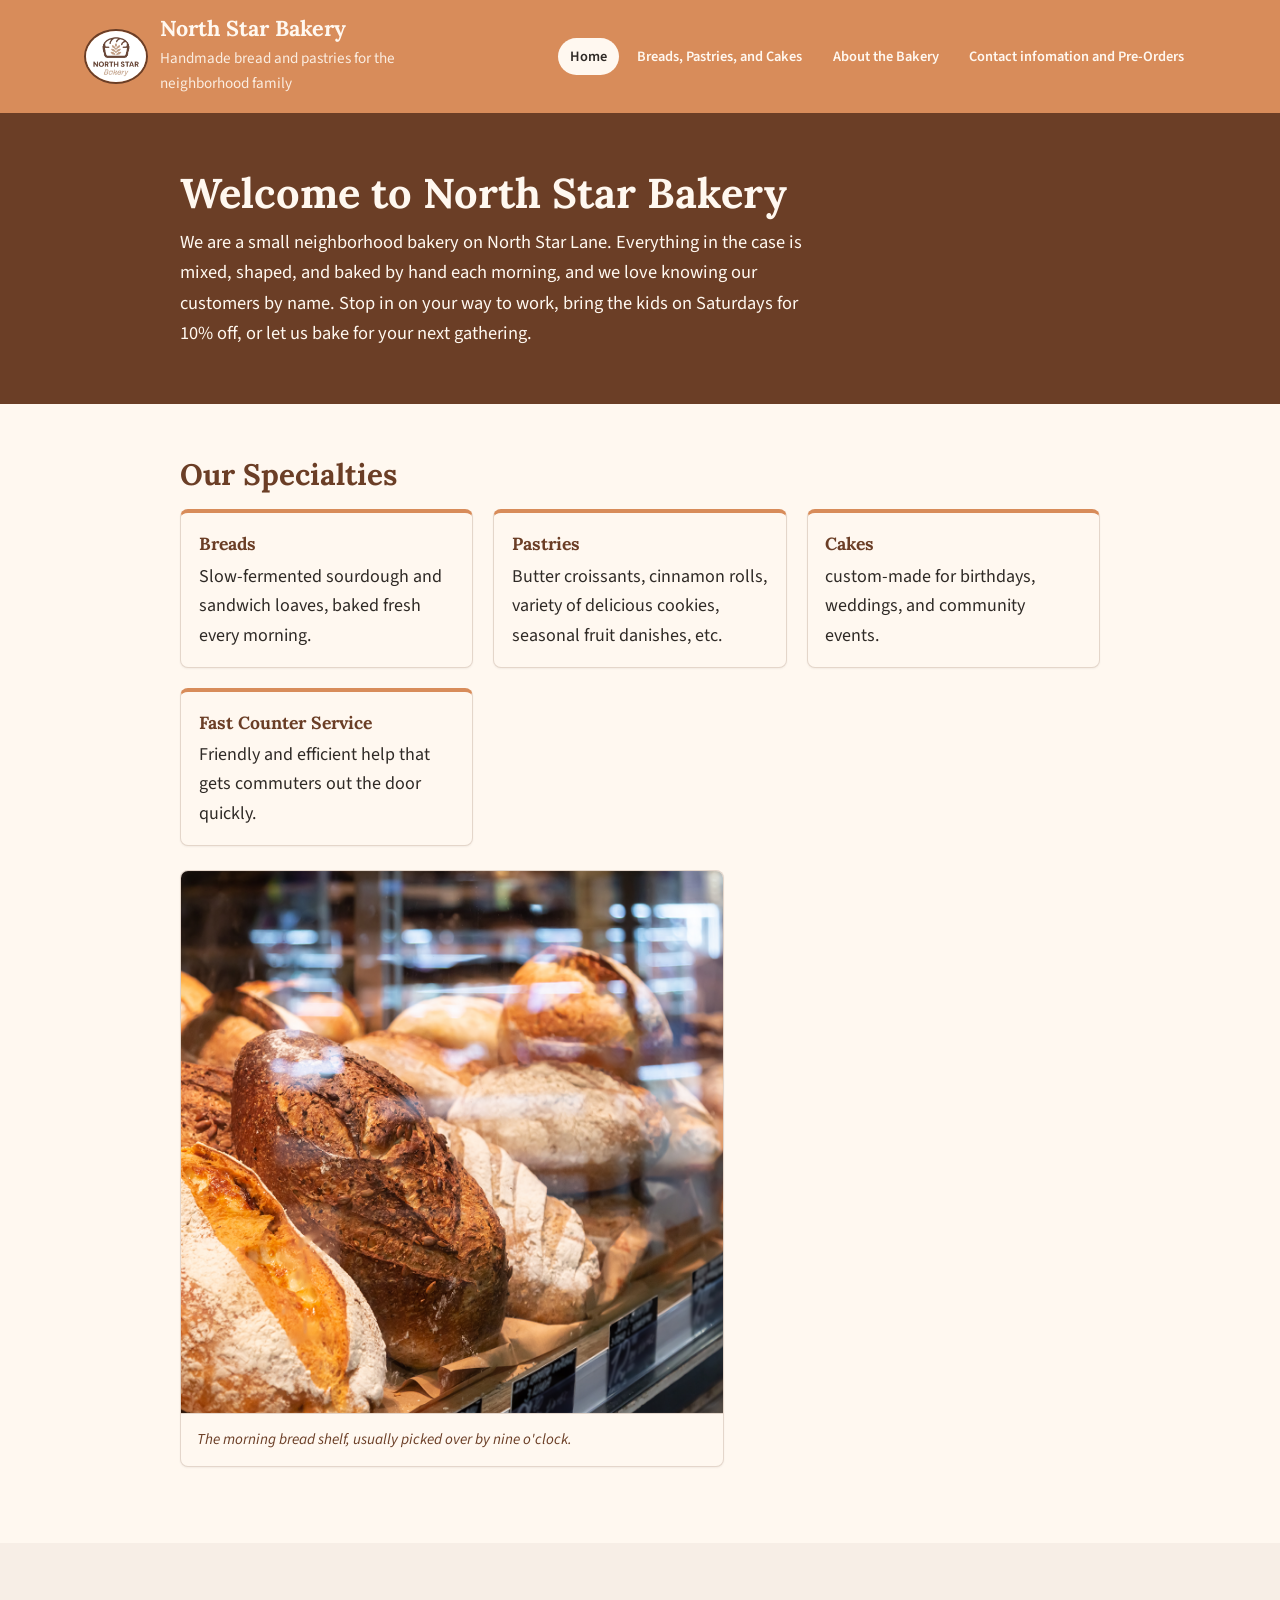
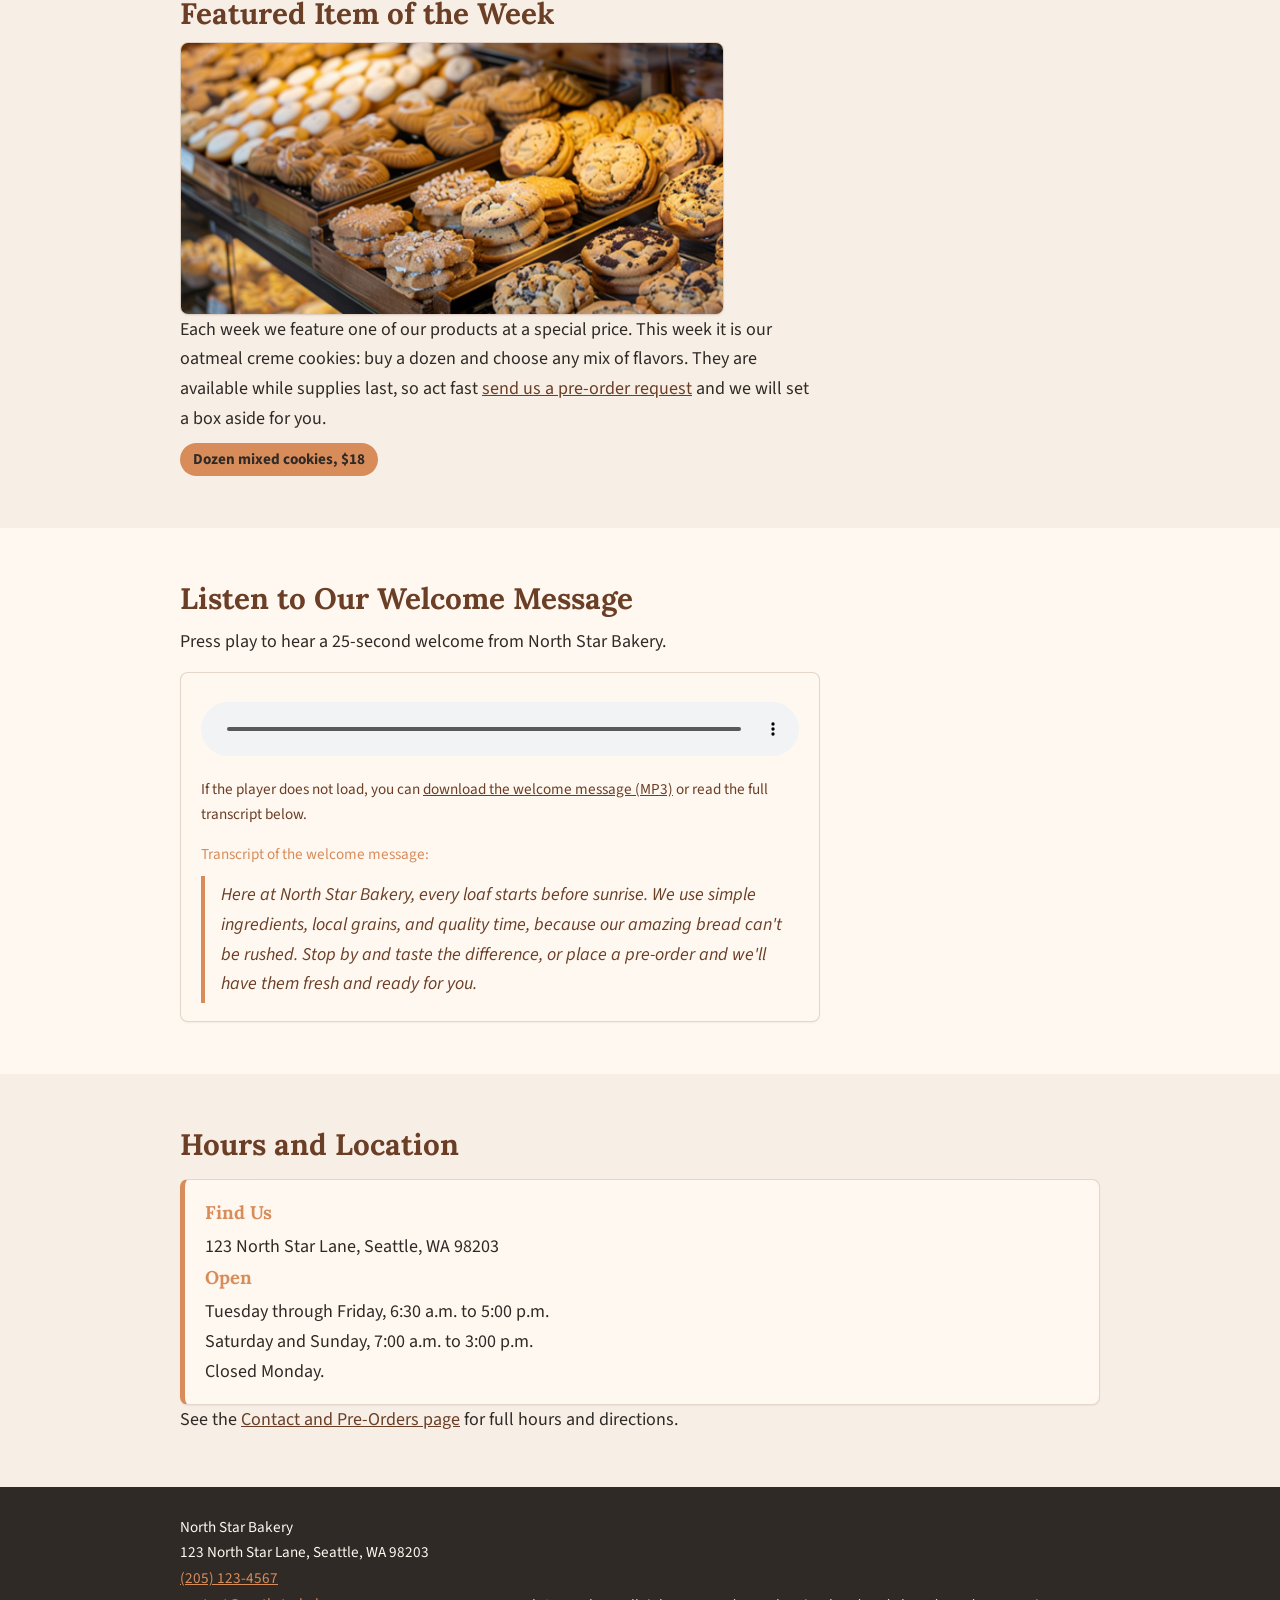
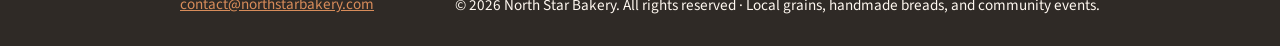
<file: index.html>
<!DOCTYPE html>
<html lang="en">
<head>
    <meta charset="UTF-8">
    <meta name="viewport" content="width=device-width, initial-scale=1.0">
    <meta name="description" content="North Star Bakery is a neighborhood bakery on True North Lane in Seattle, WA, baking bread, pastries, and made-to-order cakes by hand every morning.">
    <title>North Star Bakery | Home</title>
    <link rel="preconnect" href="https://fonts.googleapis.com">
    <link rel="preconnect" href="https://fonts.gstatic.com" crossorigin>
    <link href="https://fonts.googleapis.com/css2?family=Lora:wght@400;700&amp;family=Source+Sans+3:wght@400;600;700&amp;display=swap" rel="stylesheet">
    <link rel="stylesheet" href="styling.css">
</head>
<body>
    <a class="skip-link" href="#main-content">Skip to main content</a>

    <header class="site-header">
        <div class="wrap">
            <a class="brand" href="index.html">
                <img src="bakery-logo.png"
                     alt="North Star Bakery logo: a loaf of bread with a wheat sprig inside it"
                     width="200" height="171">
                <span>
                    <span class="brand-name">North Star Bakery</span><br>
                    <span class="tagline">Handmade bread and pastries for the neighborhood family</span>
                </span>
            </a>
            <nav class="site-nav" aria-label="Main navigation">
                <ul>
                    <li><a href="index.html" aria-current="page">Home</a></li>
                    <li><a href="products.html">Breads, Pastries, and Cakes</a></li>
                    <li><a href="about.html">About the Bakery</a></li>
                    <li><a href="contact.html">Contact infomation and Pre-Orders</a></li>
                </ul>
            </nav>
        </div>
    </header>

    <main id="main-content">
        <section class="hero">
            <div class="wrap">
                <h1>Welcome to North Star Bakery</h1>
                <p class="intro">We are a small neighborhood bakery on North Star Lane.
                   Everything in the case is mixed, shaped, and baked by hand each
                   morning, and we love knowing our customers by name. Stop in on your
                   way to work, bring the kids on Saturdays for 10% off, or let us bake for your next
                   gathering.</p>
            </div>
        </section>

        <section aria-labelledby="known-for-heading">
            <div class="wrap">
                <h2 id="known-for-heading">Our Specialties</h2>
                <ul class="card-list">
                    <li><strong>Breads</strong> Slow-fermented sourdough and sandwich
                        loaves, baked fresh every morning.</li>
                    <li><strong>Pastries</strong> Butter croissants, cinnamon rolls,
                         variety of delicious cookies, seasonal fruit danishes, etc.</li>
                    <li><strong>Cakes</strong> custom-made for birthdays, weddings,
                        and community events.</li>
                    <li><strong>Fast Counter Service</strong> Friendly and efficient help that gets
                        commuters out the door quickly.</li>
                </ul>
                <figure>
                    <img src="bakery-bread.png"
                         alt="Crusty, flour-dusted loaves of rustic bread stacked behind the glass of the bakery display case"
                         width="600" height="600">
                    <figcaption>The morning bread shelf, usually picked over by
                    nine o'clock.</figcaption>
                </figure>
            </div>
        </section>

        <section class="band" aria-labelledby="featured-heading">
            <div class="wrap">
                <h2 id="featured-heading">Featured Item of the Week</h2>
                <picture>
                    <source srcset="bakery-feature-large.png" media="(min-width: 800px)"
                            width="800" height="400">
                    <img src="bakery-feature-small.png"
                         alt="Wooden trays of chocolate chunk, oatmeal, and butter swirl cookies lined up in the bakery display case"
                         width="600" height="600">
                </picture>
                <p>Each week we feature one of our products at a special price. This week it is our
                   oatmeal creme cookies: buy a dozen and choose any mix of flavors. They are
                   available while supplies last, so act fast
                   <a href="contact.html">send us a pre-order request</a> and we will set
                   a box aside for you.</p>
                <p class="price">Dozen mixed cookies, $18</p>
            </div>
        </section>

        <section aria-labelledby="welcome-audio-heading">
            <div class="wrap">
                <h2 id="welcome-audio-heading">Listen to Our Welcome Message</h2>
                <p>Press play to hear a 25-second welcome from North Star Bakery.</p>
                <div class="media">
                    <audio controls preload="metadata">
                        <source src="bakery-welcome.mp3" type="audio/mpeg">
                        If your browser does not support the audio player. You can
                        <a href="bakery-welcome.mp3">download the welcome message (MP3)</a>
                        instead, or read the transcript below.
                    </audio>
                    <p class="fallback">If the player does not load, you can
                       <a href="bakery-welcome.mp3">download the welcome message (MP3)</a>
                       or read the full transcript below.</p>
                    <p class="note">Transcript of the welcome message:</p>
                    <blockquote>
                        <p>Here at North Star Bakery, every loaf starts before sunrise. We
                           use simple ingredients, local grains, and quality time, because our amazing
                           bread can't be rushed. Stop by and taste the difference, or
                           place a pre-order and we'll have them fresh and ready for you.</p>
                    </blockquote>
                </div>
            </div>
        </section>

        <section class="band" aria-labelledby="hours-heading">
            <div class="wrap">
                <h2 id="hours-heading">Hours and Location</h2>
                <div class="panel">
                    <h3>Find Us</h3>
                    <p>123 North Star Lane, Seattle, WA 98203</p>
                    <h3>Open</h3>
                    <p>Tuesday through Friday, 6:30 a.m. to 5:00 p.m.<br>
                       Saturday and Sunday, 7:00 a.m. to 3:00 p.m.<br>
                       Closed Monday.</p>
                </div>
                <p>See the <a href="contact.html">Contact and Pre-Orders page</a> for full
                   hours and directions.</p>
            </div>
        </section>
    </main>

    <footer class="site-footer">
        <div class="wrap">
            <address>
                North Star Bakery<br>
                123 North Star Lane, Seattle, WA 98203<br>
                <a href="tel:+12051234567">(205) 123-4567</a><br>
                <a href="mailto:contact@northstarbakery.com">contact@northstarbakery.com</a>
            </address>
            <p>&copy; 2026 North Star Bakery. All rights reserved · Local grains, handmade breads, and community events. </p>
        </div>
    </footer>
    <script src="scripts.js" defer></script>
</body>
</html>
</file>
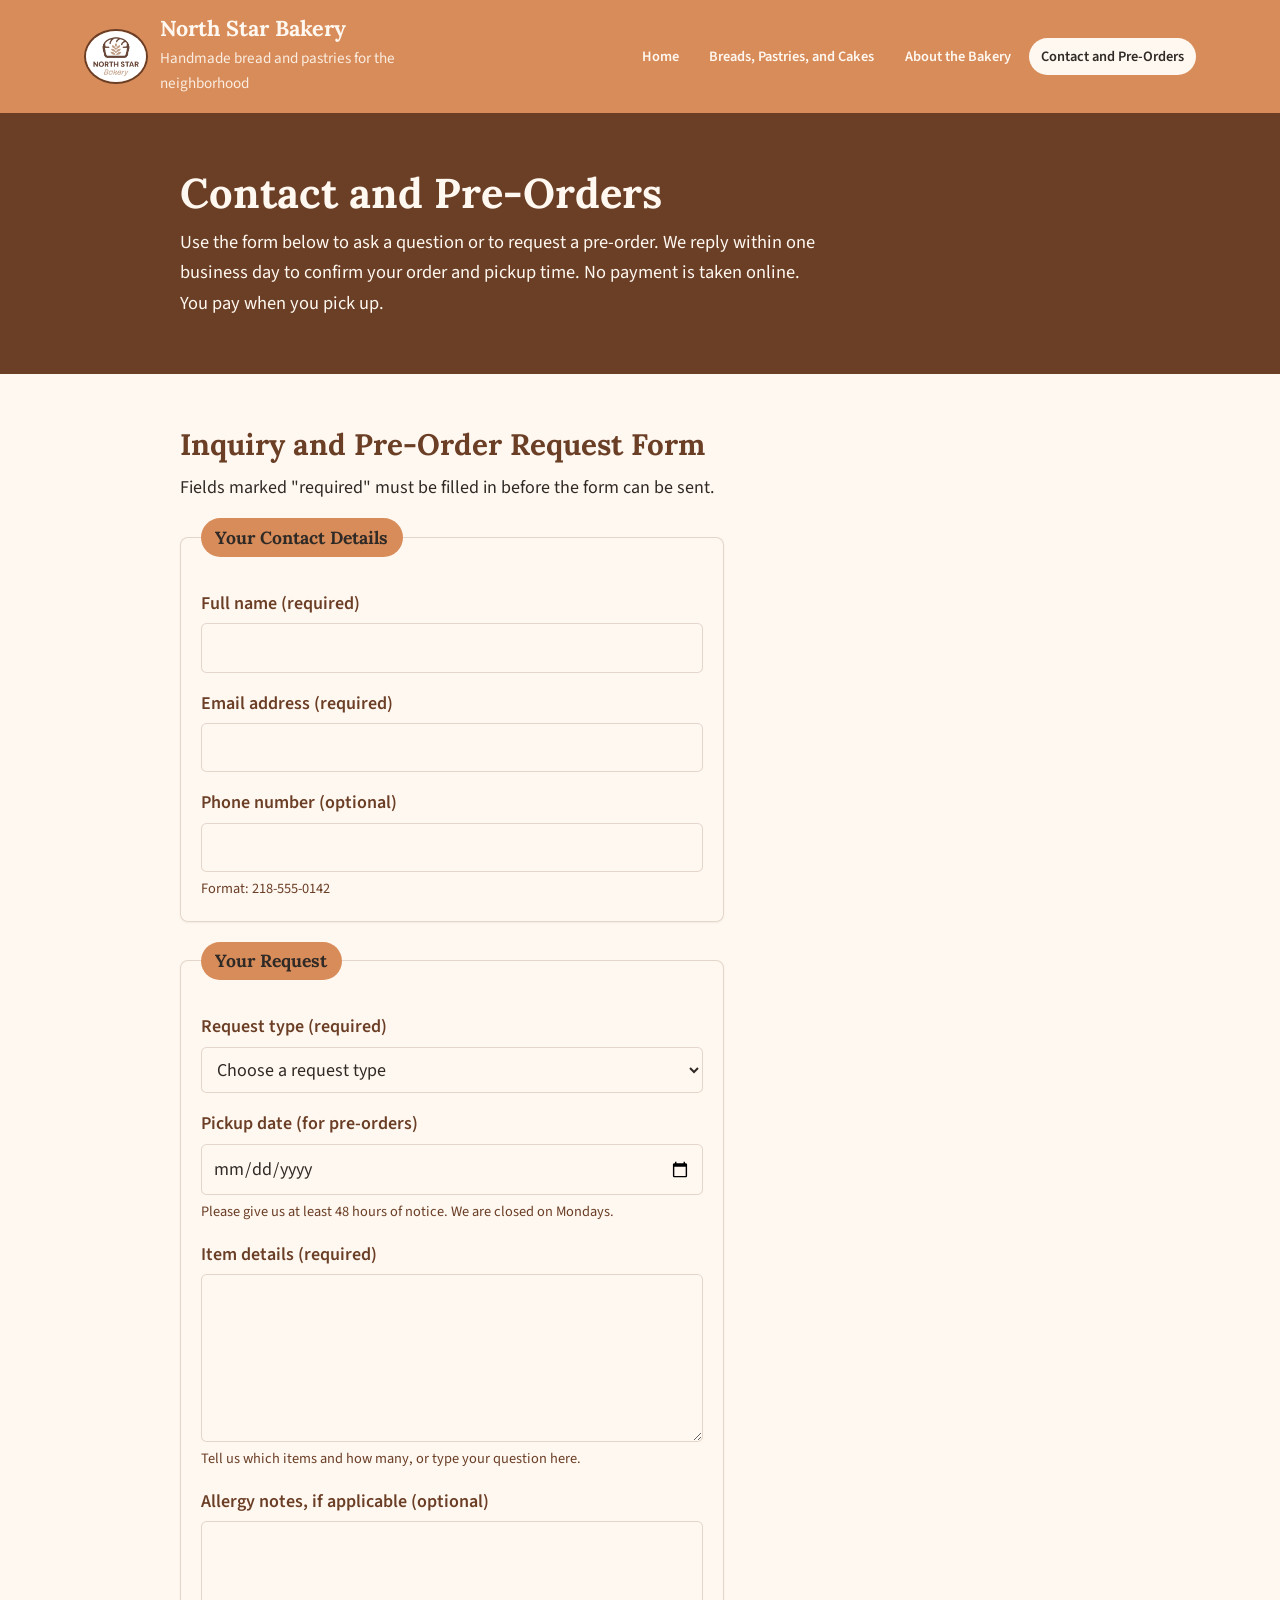
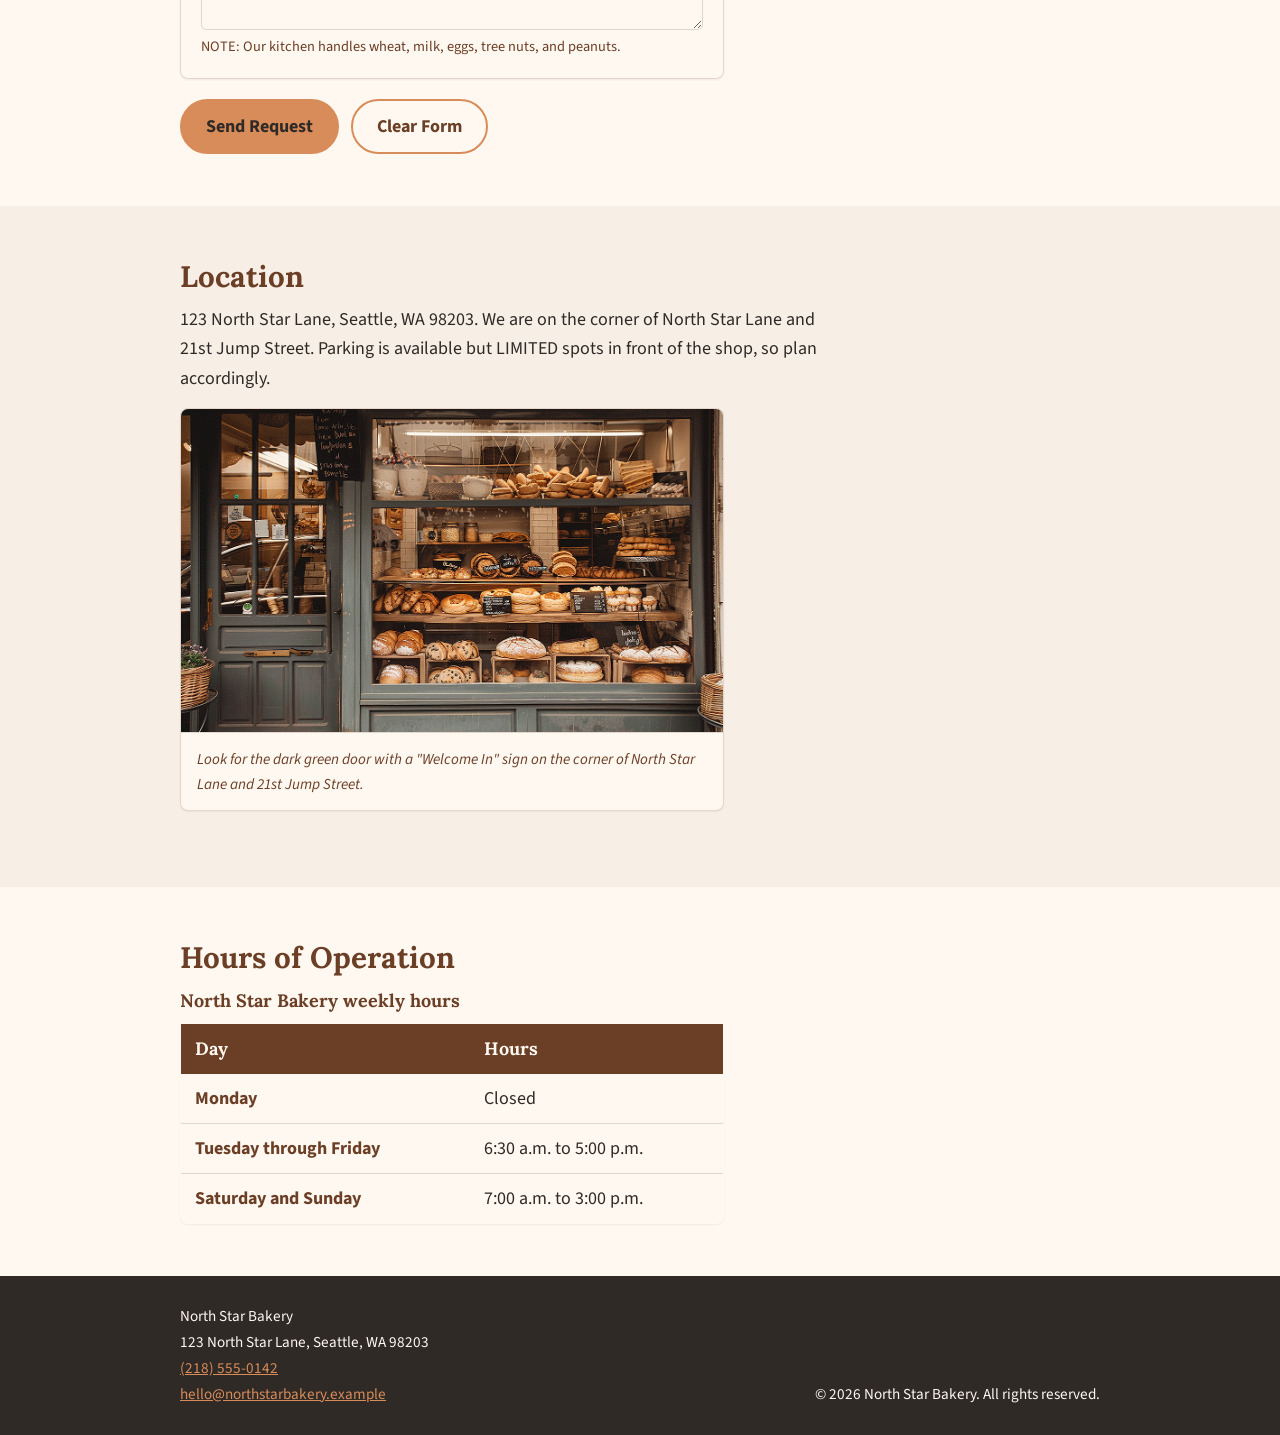
<file: contact.html>
<!DOCTYPE html>
<html lang="en">
<head>
    <meta charset="UTF-8">
    <meta name="viewport" content="width=device-width, initial-scale=1.0">
    <meta name="description" content="Contact North Star Bakery in Seattle, Washington, or send a pre-order request for bread, pastries, and made-to-order cakes. Hours, location, and phone number included.">
    <title>North Star Bakery | Contact and Pre-Orders</title>
    <link rel="preconnect" href="https://fonts.googleapis.com">
    <link rel="preconnect" href="https://fonts.gstatic.com" crossorigin>
    <link href="https://fonts.googleapis.com/css2?family=Lora:wght@400;700&amp;family=Source+Sans+3:wght@400;600;700&amp;display=swap" rel="stylesheet">
    <link rel="stylesheet" href="styling.css">
</head>
<body>
    <a class="skip-link" href="#main-content">Skip to main content</a>

    <header class="site-header">
        <div class="wrap">
            <a class="brand" href="index.html">
                <img src="bakery-logo.png"
                     alt="North Star Bakery logo: a loaf of bread with a wheat sprig inside it"
                     width="200" height="171">
                <span>
                    <span class="brand-name">North Star Bakery</span><br>
                    <span class="tagline">Handmade bread and pastries for the neighborhood</span>
                </span>
            </a>
            <nav class="site-nav" aria-label="Main navigation">
                <ul>
                    <li><a href="index.html">Home</a></li>
                    <li><a href="products.html">Breads, Pastries, and Cakes</a></li>
                    <li><a href="about.html">About the Bakery</a></li>
                    <li><a href="contact.html" aria-current="page">Contact and Pre-Orders</a></li>
                </ul>
            </nav>
        </div>
    </header>

    <main id="main-content">
        <section class="hero">
            <div class="wrap">
                <h1>Contact and Pre-Orders</h1>
                <p class="intro">Use the form below to ask a question or to request a
                   pre-order. We reply within one business day to confirm your order and
                   pickup time. No payment is taken online. You pay when you pick up.</p>
            </div>
        </section>

        <section aria-labelledby="form-heading">
            <div class="wrap">
                <h2 id="form-heading">Inquiry and Pre-Order Request Form</h2>
                <p>Fields marked "required" must be filled in before the form can be
                   sent.</p>

                <form id="preorder-form" action="#" method="post">
                    <p class="notice" id="restore-notice" hidden></p>
                    <fieldset>
                        <legend>Your Contact Details</legend>

                        <div class="field">
                            <label for="full-name">Full name (required)</label>
                            <input type="text" id="full-name" name="full_name" required
                                   minlength="2" maxlength="80" autocomplete="name"
                                   aria-describedby="err-full-name">
                            <p class="field-error" id="err-full-name" role="alert"></p>
                        </div>

                        <div class="field">
                            <label for="email">Email address (required)</label>
                            <input type="email" id="email" name="email" required
                                   autocomplete="email" aria-describedby="err-email">
                            <p class="field-error" id="err-email" role="alert"></p>
                        </div>

                        <div class="field">
                            <label for="phone">Phone number (optional)</label>
                            <input type="tel" id="phone" name="phone" autocomplete="tel"
                                   pattern="\(?\d{3}\)?[\-. ]?\d{3}[\-. ]?\d{4}"
                                   title="Enter a 10-digit phone number, such as 218-555-0142 or (218) 555-0142"
                                   aria-describedby="phone-hint">
                            <small id="phone-hint">Format: 218-555-0142</small>
                        </div>
                    </fieldset>

                    <fieldset>
                        <legend>Your Request</legend>

                        <div class="field">
                            <label for="request-type">Request type (required)</label>
                            <select id="request-type" name="request_type" required
                                    aria-describedby="err-request-type">
                                <option value="">Choose a request type</option>
                                <option value="pre-order">Pre-order for pickup</option>
                                <option value="event">Event or large order inquiry</option>
                                <option value="question">General question</option>
                            </select>
                            <p class="field-error" id="err-request-type" role="alert"></p>
                        </div>

                        <div class="field">
                            <label for="pickup-date">Pickup date (for pre-orders)</label>
                            <input type="date" id="pickup-date" name="pickup_date"
                                   aria-describedby="pickup-hint err-pickup-date">
                            <small id="pickup-hint">Please give us at least 48 hours of
                            notice. We are closed on Mondays.</small>
                            <p class="field-error" id="err-pickup-date" role="alert"></p>
                        </div>

                        <p class="notice" id="list-notice" hidden></p>

                        <div class="field">
                            <label for="item-details">Item details (required)</label>
                            <textarea id="item-details" name="item_details" required
                                      rows="5" minlength="10" maxlength="1000"
                                      aria-describedby="item-hint err-item-details"></textarea>
                            <small id="item-hint">Tell us which items and how many, or
                            type your question here.</small>
                            <p class="field-error" id="err-item-details" role="alert"></p>
                        </div>

                        <div class="field">
                            <label for="allergy-notes">Allergy notes, if applicable (optional)</label>
                            <textarea id="allergy-notes" name="allergy_notes"
                                      rows="3" maxlength="500"
                                      aria-describedby="allergy-hint"></textarea>
                            <small id="allergy-hint">NOTE: Our kitchen handles wheat, milk,
                            eggs, tree nuts, and peanuts.</small>
                        </div>
                    </fieldset>

                    <div class="form-actions">
                        <button type="submit">Send Request</button>
                        <button type="reset">Clear Form</button>
                    </div>

                    <p class="form-success" id="form-success" tabindex="-1"
                       role="status" aria-live="polite" hidden></p>
                </form>
            </div>
        </section>

        <section class="band" aria-labelledby="location-heading">
            <div class="wrap">
                <h2 id="location-heading">Location</h2>
                <p>123 North Star Lane, Seattle, WA 98203. We are on the corner of North Star Lane
                    and 21st Jump Street. Parking is available but LIMITED spots in front of the shop,
                    so plan accordingly. 
                </p>
                <figure>
                    <img src="bakery-storefront.png"
                         alt="The North Star Bakery storefront: a dark green door beside a large window filled with shelves of bread and pastries"
                         width="800" height="477">
                    <figcaption>Look for the dark green door with a "Welcome In" sign on the corner of North Star Lane
                    and 21st Jump Street.</figcaption>
                </figure>
            </div>
        </section>

        <section aria-labelledby="hours-heading">
            <div class="wrap">
                <h2 id="hours-heading">Hours of Operation</h2>
                <table>
                    <caption>North Star Bakery weekly hours</caption>
                    <thead>
                        <tr>
                            <th scope="col">Day</th>
                            <th scope="col">Hours</th>
                        </tr>
                    </thead>
                    <tbody>
                        <tr>
                            <th scope="row">Monday</th>
                            <td>Closed</td>
                        </tr>
                        <tr>
                            <th scope="row">Tuesday through Friday</th>
                            <td>6:30 a.m. to 5:00 p.m.</td>
                        </tr>
                        <tr>
                            <th scope="row">Saturday and Sunday</th>
                            <td>7:00 a.m. to 3:00 p.m.</td>
                        </tr>
                    </tbody>
                </table>
            </div>
        </section>
    </main>

    <footer class="site-footer">
        <div class="wrap">
            <address>
                North Star Bakery<br>
                123 North Star Lane, Seattle, WA 98203<br>
                <a href="tel:+12185550142">(218) 555-0142</a><br>
                <a href="mailto:hello@northstarbakery.example">hello@northstarbakery.example</a>
            </address>
            <p>&copy; 2026 North Star Bakery. All rights reserved.</p>
        </div>
    </footer>
    <script src="scripts.js" defer></script>
</body>
</html>
</file>
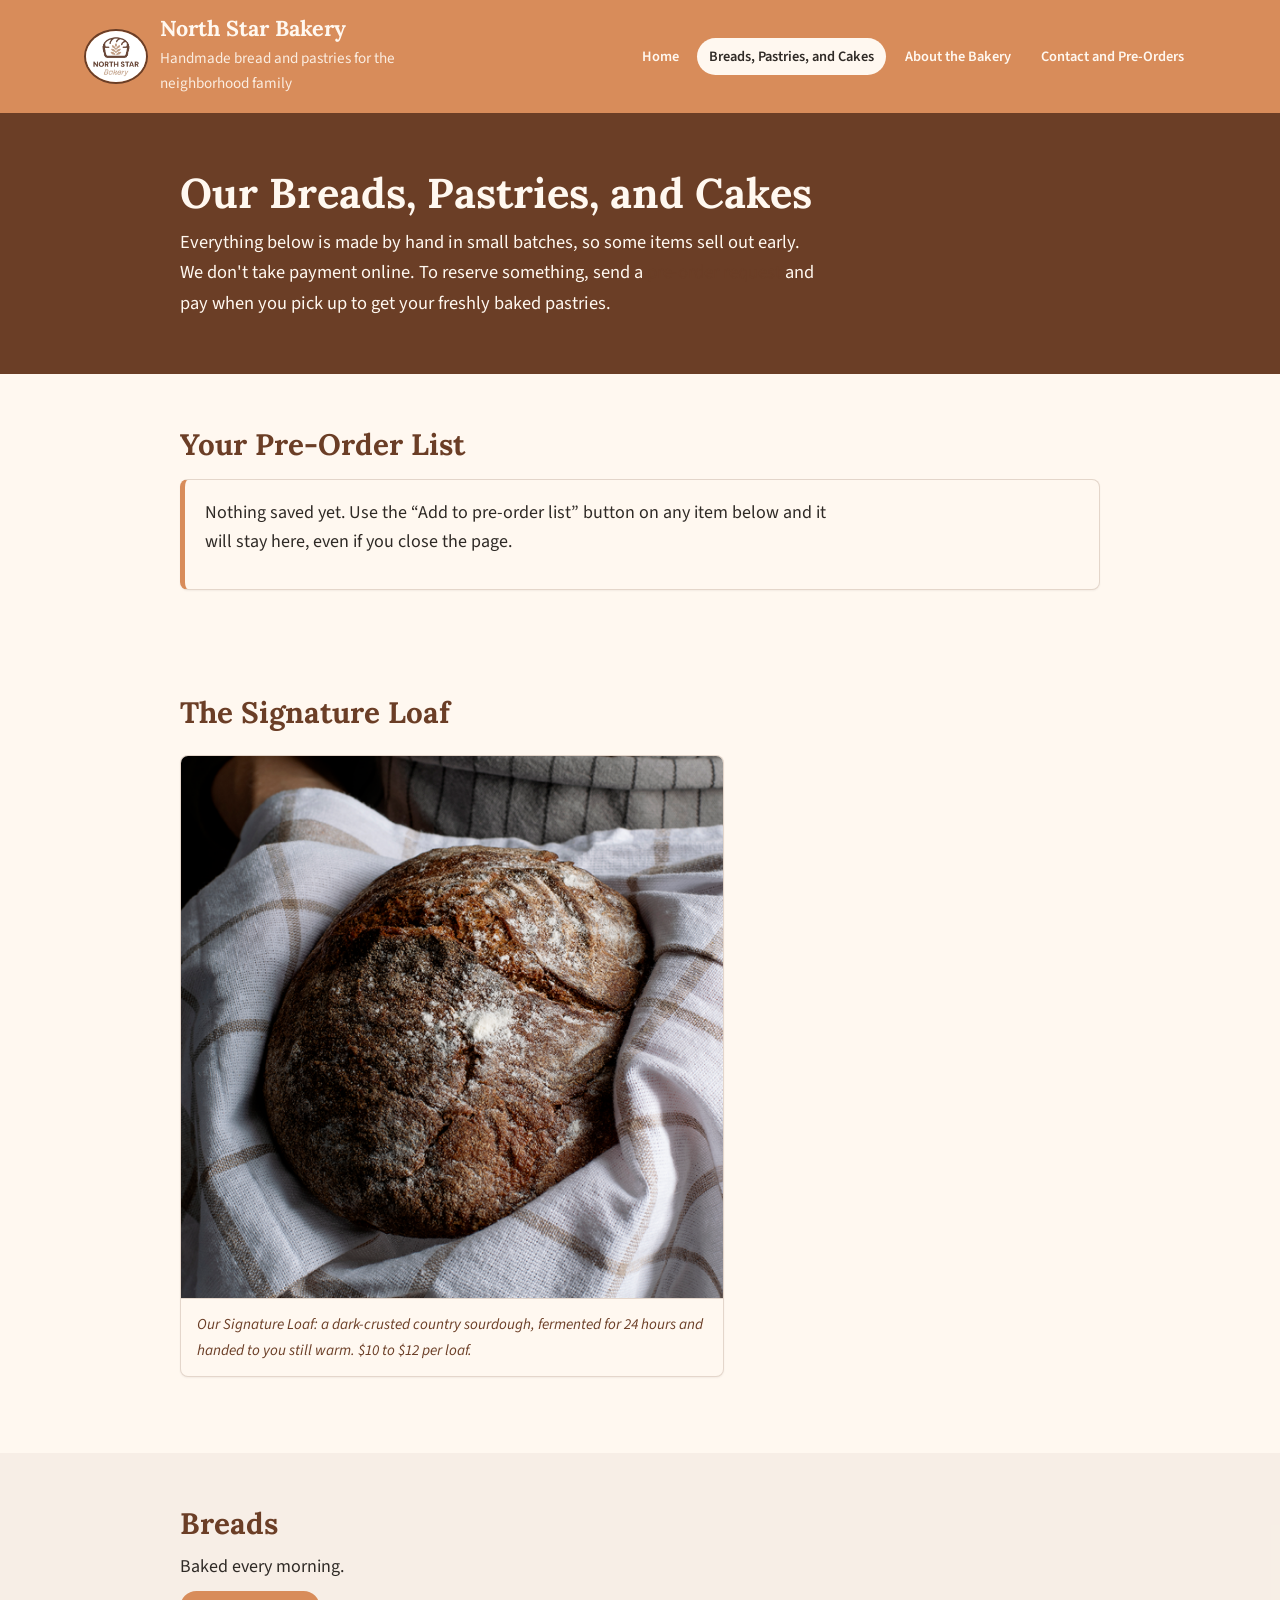
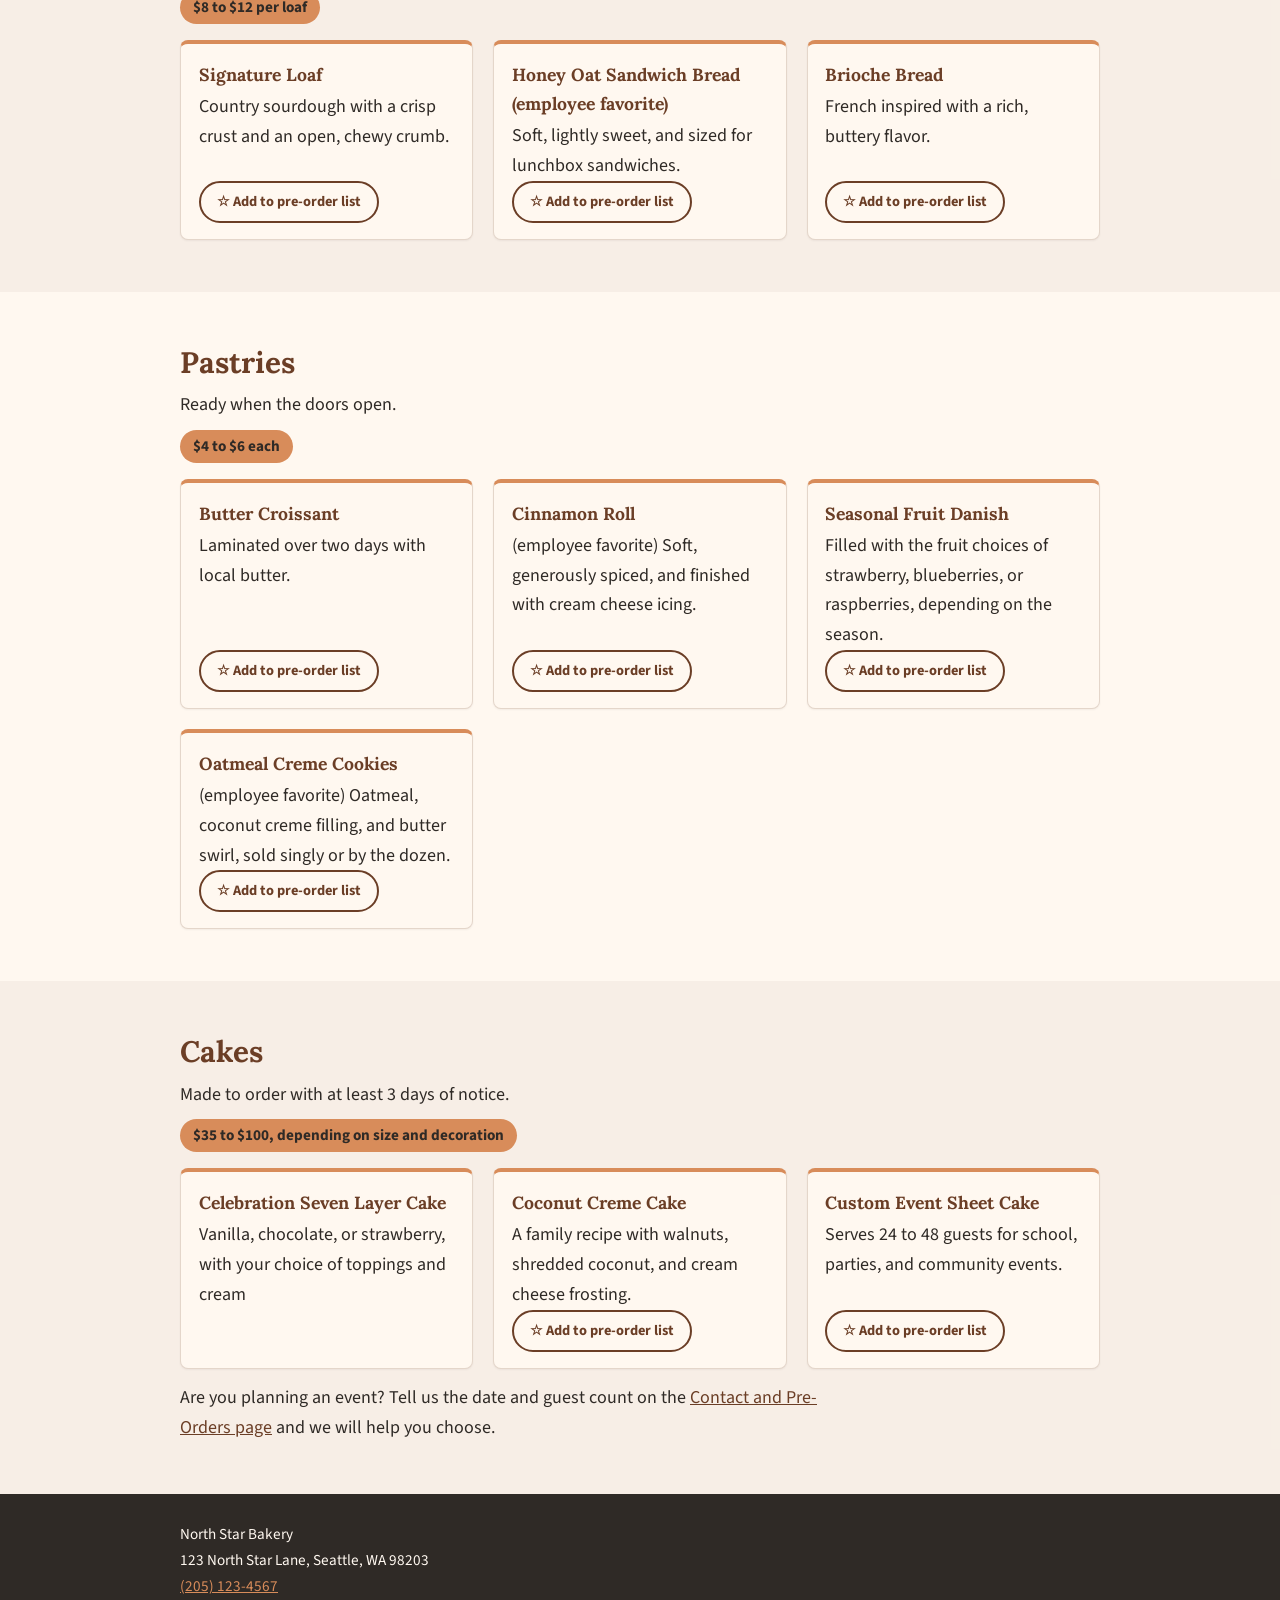
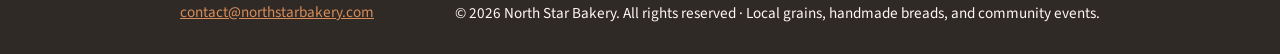
<file: products.html>
<!DOCTYPE html>
<html lang="en">
<head>
    <meta charset="UTF-8">
    <meta name="viewport" content="width=device-width, initial-scale=1.0">
    <meta name="description" content="Breads, pastries, and made-to-order cakes from North Star Bakery in Duluth, Minnesota, with price ranges and pre-order information.">
    <title>North Star Bakery | Breads, Pastries, and Cakes</title>
    <link rel="preconnect" href="https://fonts.googleapis.com">
    <link rel="preconnect" href="https://fonts.gstatic.com" crossorigin>
    <link href="https://fonts.googleapis.com/css2?family=Lora:wght@400;700&amp;family=Source+Sans+3:wght@400;600;700&amp;display=swap" rel="stylesheet">
    <link rel="stylesheet" href="styling.css">
</head>
<body>
    <a class="skip-link" href="#main-content">Skip to main content</a>

    <header class="site-header">
        <div class="wrap">
            <a class="brand" href="index.html">
                <img src="bakery-logo.png"
                     alt="North Star Bakery logo: a loaf of bread with a wheat sprig inside it"
                     width="200" height="171">
                <span>
                    <span class="brand-name">North Star Bakery</span><br>
                    <span class="tagline">Handmade bread and pastries for the neighborhood family</span>
                </span>
            </a>
            <nav class="site-nav" aria-label="Main navigation">
                <ul>
                    <li><a href="index.html">Home</a></li>
                    <li><a href="products.html" aria-current="page">Breads, Pastries, and Cakes</a></li>
                    <li><a href="about.html">About the Bakery</a></li>
                    <li><a href="contact.html">Contact and Pre-Orders</a></li>
                </ul>
            </nav>
        </div>
    </header>

    <main id="main-content">
        <section class="hero">
            <div class="wrap">
                <h1>Our Breads, Pastries, and Cakes</h1>
                <p class="intro">Everything below is made by hand in small batches, so
                   some items sell out early. We don't take payment online. To reserve
                   something, send a <a href="contact.html">pre-order request</a> and pay
                   when you pick up to get your freshly baked pastries.</p>
            </div>
        </section>

        <section aria-labelledby="preorder-list-heading">
            <div class="wrap">
                <h2 id="preorder-list-heading">Your Pre-Order List</h2>
                <div class="panel">
                    <p id="list-status"> Tell us what you would like on
                       the <a href="contact.html">Contact and Pre-Orders page</a>.</p>
                    <ul class="list-items" id="list-items"></ul>
                    <div class="form-actions" id="list-actions" hidden>
                        <a class="button-link" href="contact.html">Send this list as a pre-order</a>
                        <button type="button" id="list-clear">Clear list</button>
                    </div>
                </div>
                <p class="visually-hidden" id="list-announcer" role="status" aria-live="polite"></p>
            </div>
        </section>

        <section aria-labelledby="signature-heading">
            <div class="wrap">
                <h2 id="signature-heading">The Signature Loaf</h2>
                <figure>
                    <img src="bakery-signature-loaf.png"
                         alt="A baker holding the Signature Loaf, a dark, flour-dusted round of sourdough, in a checked linen cloth"
                         width="600" height="600">
                    <figcaption>Our Signature Loaf: a dark-crusted country sourdough,
                    fermented for 24 hours and handed to you still warm. $10 to $12 per
                    loaf.</figcaption>
                </figure>
            </div>
        </section>

        <section class="band" aria-labelledby="breads-heading">
            <div class="wrap">
                <h2 id="breads-heading">Breads</h2>
                <p>Baked every morning.</p>
                <p class="price">$8 to $12 per loaf</p>
                <ul class="card-list">
                    <li data-product-id="signature-loaf"><strong>Signature Loaf</strong> Country sourdough with a crisp
                        crust and an open, chewy crumb.</li>
                    <li data-product-id="honey-oat"><strong>Honey Oat Sandwich Bread
                      (employee favorite)
                    </strong> Soft, lightly sweet,
                        and sized for lunchbox sandwiches.</li>
                    <li data-product-id="brioche-bread"><strong>Brioche Bread</strong> French inspired 
                        with a rich, buttery flavor.
                        </li>
                </ul>
            </div>
        </section>

        <section aria-labelledby="pastries-heading">
            <div class="wrap">
                <h2 id="pastries-heading">Pastries</h2>
                <p>Ready when the doors open.</p>
                <p class="price">$4 to $6 each</p>
                <ul class="card-list">
                    <li data-product-id="butter-croissant"><strong>Butter Croissant</strong> Laminated over two days with
                        local butter.</li>
                    <li data-product-id="cinnamon-roll"><strong>Cinnamon Roll</strong>(employee favorite) Soft, generously spiced, and
                        finished with cream cheese icing.</li>
                    <li data-product-id="fruit-danish"><strong>Seasonal Fruit Danish</strong> Filled with the fruit choices of 
                    strawberry, blueberries, or raspberries, depending on the season.</li>
                    <li data-product-id="oatmeal-creme-cookies"><strong>Oatmeal Creme Cookies</strong> (employee favorite) Oatmeal, coconut creme filling, and
                        butter swirl, sold singly or by the dozen.</li>
                </ul>
            </div>
        </section>

        <section class="band" aria-labelledby="cakes-heading">
            <div class="wrap">
                <h2 id="cakes-heading">Cakes</h2>
                <p>Made to order with at least 3 days of notice.</p>
                <p class="price">$35 to $100, depending on size and decoration</p>
                <ul class="card-list">
                    <li data-product-id="seven-layer-cake"><strong>Celebration Seven Layer Cake</strong> Vanilla, chocolate, or
                        strawberry, with your choice of toppings and cream</li>
                    <li data-product-id="coconut-cake"><strong>Coconut Creme Cake</strong> A family recipe with walnuts, shredded coconut, and
                        cream cheese frosting.</li>
                    <li data-product-id="sheet-cake"><strong>Custom Event Sheet Cake</strong> Serves 24 to 48 guests for
                        school, parties, and community events.</li>
                </ul>
                <p>Are you planning an event? Tell us the date and guest count on the
                   <a href="contact.html">Contact and Pre-Orders page</a> and we will
                   help you choose.</p>
            </div>
        </section>
    </main>

    <footer class="site-footer">
        <div class="wrap">
            <address>
                North Star Bakery<br>
               123 North Star Lane, Seattle, WA 98203<br>
                <a  href="tel:+12051234567">(205) 123-4567</a><br>
                <a href="mailto:contact@northstarbakery.com">contact@northstarbakery.com</a>
            </address>
            <p>&copy; 2026 North Star Bakery. All rights reserved · Local grains, handmade breads, and community events.</p>
        </div>
    </footer>
    <script src="scripts.js" defer></script>
</body>
</html>
</file>
<file: styling.css>
:root {
  --charcoal: #2F2A26;
  --peach: #D88C5A;
  --cream: #FFF8F0;
  --brown: #6B3E26;


  /* shades of brown that is used for borders, shadows, and banded sections. */
  --rule: rgba(107, 62, 38, 0.18);
  --band: rgba(107, 62, 38, 0.05);
  --shadow: 0 1px 2px rgba(47, 42, 38, 0.06);

  --serif: "Lora", Georgia, "Times New Roman", serif;
  --sans: "Source Sans 3", "Segoe UI", Helvetica, Arial, sans-serif;

  --gap: 1.25rem;
  --radius: 0.5rem;
  --measure: 40rem; 
}

/* ---- Reset ---- */
*,
*::before,
*::after { box-sizing: border-box; }

body, h1, h2, h3, p, ul, ol, li, figure, figcaption, blockquote, dl, dd, table {
  margin: 0;
  padding: 0;
}

/* ---- Base ---- */
body {
  font-family: var(--sans);
  font-size: 1.0625rem;
  line-height: 1.65;
  color: var(--charcoal);
  background: var(--cream);
  -webkit-text-size-adjust: 100%;
}

img, video {
  max-width: 100%;
  height: auto;
  display: block;
}

a { color: var(--brown); }
a:hover { text-decoration: none; }

:focus-visible {
  outline: 3px solid var(--peach);
  outline-offset: 2px;
}

/* ---- Skip link (visible once focused) ---- */
.skip-link {
  position: absolute;
  left: -9999px;
  top: 0;
  background: var(--peach);
  color: var(--charcoal);
  font-weight: 700;
  padding: 0.6rem 1rem;
  border-radius: 0 0 var(--radius) 0;
  z-index: 10;
}

.skip-link:focus {
  left: 0;
}

/* ---- Centered container ---- */
.wrap {
  width: 100%;
  max-width: 60rem;
  margin: 0 auto;
  padding: 0 1.25rem;
}

/* ===================================================================
   For the Header and navigation 
   =================================================================== */
.site-header {
  background: var(--peach);
  color: var(--cream);
  padding: 1rem 0;
}

.site-header .wrap {
  display: flex;
  flex-direction: column;
  align-items: center;
  gap: 0.75rem;
  text-align: center;
}

.brand {
  display: flex;
  align-items: center;
  gap: 0.75rem;
  color: var(--cream);
  text-decoration: none;
}

.brand img {
  width: 64px;
  height: auto;
  border-radius: 50%;
  border: 2px solid var(--brown);
  background: var(--cream);
}

.brand-name {
  font-family: var(--serif);
  font-size: 1.35rem;
  font-weight: 700;
  line-height: 1.2;
}

.tagline {
  display: inline-block;
  font-size: 0.95rem;
  color: var(--cream);
  opacity: 0.9;
  max-width: 17rem;
}

.site-nav ul {
  display: flex;
  flex-wrap: wrap;
  justify-content: center;
  gap: 0.4rem;
  list-style: none;
}

.site-nav a {
  display: block;
  color: var(--cream);
  text-decoration: none;
  font-weight: 600;
  font-size: 0.95rem;
  padding: 0.4rem 0.9rem;
  border-radius: 999px;
}

.site-nav a:hover,
.site-nav a:focus-visible {
  background: var(--peach);
  color: var(--charcoal);
}

/* Current page stays marked without relying on color alone. */
.site-nav a[aria-current="page"] {
  background: var(--cream);
  color: var(--charcoal);
}

/* ===================================================================
   Page intro and the sections
   =================================================================== */
.hero {
  background: var(--brown);
  color: var(--cream);
  padding: 2.5rem 0;
}

.hero h1 { color: var(--cream); }

.hero .intro {
  font-size: 1.15rem;
  max-width: var(--measure);
}

section { padding: 2.25rem 0; }

/* Alternating band to give a better breakdown of the sections. */
section.band { background: var(--band); }

h1 {
  font-family: var(--serif);
  font-size: clamp(1.85rem, 5vw, 2.6rem);
  font-weight: 700;
  line-height: 1.15;
  color: var(--brown);
  margin-bottom: 0.6rem;
}

h2 {
  font-family: var(--serif);
  font-size: clamp(1.4rem, 3.5vw, 1.85rem);
  font-weight: 700;
  line-height: 1.25;
  color: var(--brown);
  margin-bottom: 0.6rem;
}

h3 {
  font-family: var(--serif);
  font-size: 1.15rem;
  color: var(--peach);
  margin-bottom: 0.3rem;
}

p { max-width: var(--measure); }
p + p,
p + ul,
ul + p,
p + figure,
p + table { margin-top: 0.9rem; }

.note {
  font-size: 0.95rem;
  color: var(--peach);
}

/* ===================================================================
   Card lists - a flexible row of items that wraps.
   Used for product lists, staff, and "what we're known for".
   =================================================================== */
.card-list {
  display: flex;
  flex-wrap: wrap;
  gap: var(--gap);
  list-style: none;
  margin-top: 1rem;
}

.card-list li {
  flex: 1 1 100%;
  background: var(--cream);
  border: 1px solid var(--rule);
  border-top: 4px solid var(--peach);
  border-radius: var(--radius);
  box-shadow: var(--shadow);
  padding: 1rem 1.1rem;
}

.card-list li strong {
  display: block;
  font-family: var(--serif);
  font-size: 1.1rem;
  color: var(--brown);
  margin-bottom: 0.2rem;
}

/* A plain bulleted list, for short items that do not need cards. */
.bullets {
  margin-top: 0.9rem;
  padding-left: 1.2rem;
  max-width: var(--measure);
}

.bullets li { margin-bottom: 0.35rem; }

/* ===================================================================
    - Figure, price callout, info panel
   =================================================================== */
figure {
  margin: 1.5rem 0;
  background: var(--cream);
  border: 1px solid var(--rule);
  border-radius: var(--radius);
  box-shadow: var(--shadow);
  overflow: hidden;
  max-width: 34rem;
}

figure img { width: 100%; }

picture { display: block; max-width: 34rem; }

picture img {
  width: 100%;
  border: 1px solid var(--rule);
  border-radius: var(--radius);
  box-shadow: var(--shadow);
}

figcaption {
  padding: 0.85rem 1rem;
  font-size: 0.95rem;
  font-style: italic;
  color: var(--brown);
  border-top: 1px solid var(--rule);
}

.price {
  display: inline-block;
  background: var(--peach);
  color: var(--charcoal);
  font-weight: 700;
  font-size: 0.95rem;
  padding: 0.25rem 0.8rem;
  border-radius: 999px;
  margin-top: 0.6rem;
}

.panel {
  background: var(--cream);
  border: 1px solid var(--rule);
  border-left: 5px solid var(--peach);
  border-radius: var(--radius);
  box-shadow: var(--shadow);
  padding: 1.1rem 1.25rem;
  margin-top: 1rem;
}

blockquote {
  border-left: 4px solid var(--peach);
  padding: 0.25rem 0 0.25rem 1rem;
  margin-top: 0.6rem;
  font-style: italic;
  color: var(--brown);
}

/* ===================================================================
   Media blocks (audio and video)
   =================================================================== */
.media {
  background: var(--cream);
  border: 1px solid var(--rule);
  border-radius: var(--radius);
  box-shadow: var(--shadow);
  padding: 1.1rem 1.25rem;
  margin-top: 1rem;
  max-width: 40rem;
}

audio, video {
  width: 100%;
  margin: 0.7rem 0;
}

.fallback {
  font-size: 0.95rem;
  color: var(--brown);
}

/* ===================================================================
   Hours table
   =================================================================== */
table {
  border-collapse: collapse;
  width: 100%;
  max-width: 34rem;
  background: var(--cream);
  border: 1px solid var(--rule);
  border-radius: var(--radius);
  overflow: hidden;
  box-shadow: var(--shadow);
}

caption {
  font-family: var(--serif);
  font-weight: 700;
  color: var(--brown);
  text-align: left;
  padding-bottom: 0.5rem;
}

th, td {
  text-align: left;
  padding: 0.6rem 0.9rem;
  border-bottom: 1px solid var(--rule);
}

thead th {
  background: var(--brown);
  color: var(--cream);
  font-family: var(--serif);
}

tbody th { color: var(--brown); }
tbody tr:last-child th,
tbody tr:last-child td { border-bottom: none; }

/* ===================================================================
   Form
   =================================================================== */
form { max-width: 34rem; margin-top: 1rem; }

fieldset {
  background: var(--cream);
  border: 1px solid var(--rule);
  border-radius: var(--radius);
  box-shadow: var(--shadow);
  padding: 1rem 1.25rem 1.25rem;
  margin: 0 0 1.25rem;
}

legend {
  font-family: var(--serif);
  font-size: 1.1rem;
  font-weight: 700;
  color: var(--charcoal);
  background: var(--peach);
  padding: 0.3rem 0.9rem;
  border-radius: 999px;
}

/* Each label/control pair is one flex column, so the label sits
   tight against its own input instead of floating between fields. */
.field {
  display: flex;
  flex-direction: column;
  gap: 0.3rem;
  margin-top: 1rem;
}

.field label {
  font-weight: 600;
  color: var(--brown);
}

.field small {
  font-size: 0.9rem;
  color: var(--brown);
}

input, select, textarea {
  font: inherit;
  color: var(--charcoal);
  background: var(--cream);
  border: 1px solid var(--rule);
  border-radius: 0.35rem;
  padding: 0.55rem 0.7rem;
  width: 100%;
}

input:focus-visible,
select:focus-visible,
textarea:focus-visible {
  border-color: var(--peach);
}

textarea { resize: vertical; min-height: 6rem; }

.form-actions {
  display: flex;
  flex-wrap: wrap;
  gap: 0.75rem;
}

button {
  font: inherit;
  font-weight: 700;
  border-radius: 999px;
  padding: 0.65rem 1.5rem;
  cursor: pointer;
  background: var(--peach);
  color: var(--charcoal);
  border: 2px solid var(--peach);
}

button:hover {
  background: var(--brown);
  border-color: var(--brown);
  color: var(--cream);
}

button[type="reset"] {
  background: transparent;
  color: var(--brown);
}

button[type="reset"]:hover {
  background: var(--brown);
  color: var(--cream);
}

/* ===================================================================
   Footer
   =================================================================== */
.site-footer {
  background: var(--charcoal);
  color: var(--cream);
  padding: 1.75rem 0;
  font-size: 0.95rem;
}

.site-footer .wrap {
  display: flex;
  flex-direction: column;
  gap: 0.75rem;
}

.site-footer address {
  font-style: normal;
  line-height: 1.7;
}

.site-footer a { color: var(--peach); }
.site-footer p { max-width: none; }

/* ===================================================================
   MEDIA QUERY 1 - small tablets and up (640px)
   Cards move from one column to two.
   =================================================================== */
@media (min-width: 40rem) {
  body { font-size: 1.125rem; }

  .card-list li {
    flex: 1 1 calc(50% - var(--gap));
    max-width: calc(50% - var(--gap) / 2);
  }

  .hero { padding: 3rem 0; }
  section { padding: 2.75rem 0; }

  .site-footer .wrap {
    flex-direction: row;
    justify-content: space-between;
    align-items: flex-end;
  }
}

/* ===================================================================
   MEDIA QUERY 2 - desktop (960px)
   Header becomes a single row and cards move to three across.
   =================================================================== */
@media (min-width: 60rem) {
  .site-header .wrap {
    max-width: 72rem;
    flex-direction: row;
    justify-content: space-between;
    align-items: center;
    text-align: left;
  }

  .site-nav ul { flex-wrap: nowrap; }

  .site-nav a {
    font-size: 0.9rem;
    padding: 0.4rem 0.75rem;
    white-space: nowrap;
  }

  .card-list li {
    flex: 1 1 calc(33.333% - var(--gap));
    max-width: calc(33.333% - var(--gap) * 2 / 3);
  }

  .hero { padding: 3.5rem 0; }
  section { padding: 3.25rem 0; }
}

/* Respect a reduced-motion preference. */
@media (prefers-reduced-motion: reduce) {
  * { transition: none !important; animation: none !important; }
}

/* ==============================================================
   TOUCHSTONE 4: styles for the JavaScript features
   --------------------------------------------------------------
   The four brand colors are unchanged. One state color is added
   below - a deep red used only for validation errors, because an
   error needs to read as an error and not as decoration. It is
   7.5:1 against the cream background, so it clears AA.
   ============================================================== */

:root {
  --error: #e40810;
}

/* An element with the hidden attribute must stay hidden even when a
   class below gives it a display value. Without this, the script's
   hidden panels and notices would show up empty. */
[hidden] {
  display: none !important;
}

/* --- screen-reader-only announcements ------------------------- */


.visually-hidden {
  position: absolute;
  width: 1px;
  height: 1px;
  margin: -1px;
  padding: 0;
  overflow: hidden;
  clip: rect(0 0 0 0);
  white-space: nowrap;
  border: 0;
}

/* --- the saved-item count in the navigation ------------------- */

.nav-count {
  display: inline-block;
  min-width: 1.35rem;
  margin-left: 0.4rem;
  padding: 0 0.35rem;
  border-radius: 999px;
  background: var(--peach);
  color: var(--charcoal);
  font-size: 0.8rem;
  font-weight: 700;
  line-height: 1.35rem;
  text-align: center;
}

/* --- "Add to pre-order list" buttons on the product cards ------
   The card is a flex column so every button lines up along the
   bottom of its row, however long the description above it is. */

.card-list li {
  display: flex;
  flex-direction: column;
}
.save-btn {
  align-self: flex-start;
  margin-top: auto;
  padding-top: 0.45rem;
  padding-bottom: 0.45rem;
  padding-left: 1rem;
  padding-right: 1rem;
  font-size: 0.9rem;
  background: transparent;
  color: var(--brown);
  border: 2px solid var(--brown);
}
.save-btn:hover {
  background: var(--brown);
  color: var(--cream);
}
.save-btn.is-saved {
  background: var(--peach);
  border-color: var(--peach);
  color: var(--charcoal);
}
.save-btn.is-saved:hover {
  background: var(--brown);
  border-color: var(--brown);
  color: var(--cream);
}

/* --- the pre-order list panel --------------------------------- */

.list-items {
  list-style: none;
  margin-top: 0.9rem;
}
.list-items li {
  display: flex;
  flex-wrap: wrap;
  align-items: center;
  gap: 0.35rem 0.75rem;
  padding: 0.6rem 0;
  border-top: 1px solid var(--rule);
}
.list-items strong {
  font-family: var(--serif);
  color: var(--brown);
}
.list-detail {
  flex: 1 1 auto;
  font-size: 0.9rem;
  color: var(--charcoal);
}
.remove-btn {
  padding: 0.25rem 0.85rem;
  font-size: 0.85rem;
  font-weight: 600;
  background: transparent;
  color: var(--brown);
  border: 1px solid var(--rule);
}
.remove-btn:hover {
  background: var(--brown);
  border-color: var(--brown);
  color: var(--cream);
}

/* The panel's own button row needs air under the last saved item. */
.panel .form-actions {
  margin-top: 1.1rem;
}

/* An <a> that has to sit in a row of buttons and match them. */
.button-link {
  display: inline-block;
  font-weight: 700;
  text-decoration: none;
  border-radius: 999px;
  padding: 0.65rem 1.5rem;
  background: var(--peach);
  color: var(--charcoal);
  border: 2px solid var(--peach);
}
.button-link:hover {
  background: var(--brown);
  border-color: var(--brown);
  color: var(--cream);
}

/* --- form validation feedback --------------------------------- */

.field-error {
  margin-top: 0.3rem;
  font-size: 0.9rem;
  font-weight: 600;
  color: var(--error);
  max-width: none;
}
.field-error:empty {
  display: none;
}
input.has-error,
select.has-error,
textarea.has-error {
  border-color: var(--error);
  border-width: 2px;
  background: #FFF4F3;
}

/* --- messages the script writes into the form ----------------- */

.notice,
.form-success {
  max-width: none;
  border-radius: var(--radius);
  padding: 0.75rem 1rem;
  font-size: 0.95rem;
}
.notice {
  margin-top: 1rem;
  background: var(--band);
  border-left: 4px solid var(--peach);
  color: var(--charcoal);
}
.form-success {
  margin-top: 1.25rem;
  background: var(--cream);
  border: 1px solid var(--rule);
  border-left: 5px solid var(--brown);
  font-weight: 600;
  color: var(--brown);
}
</file>
